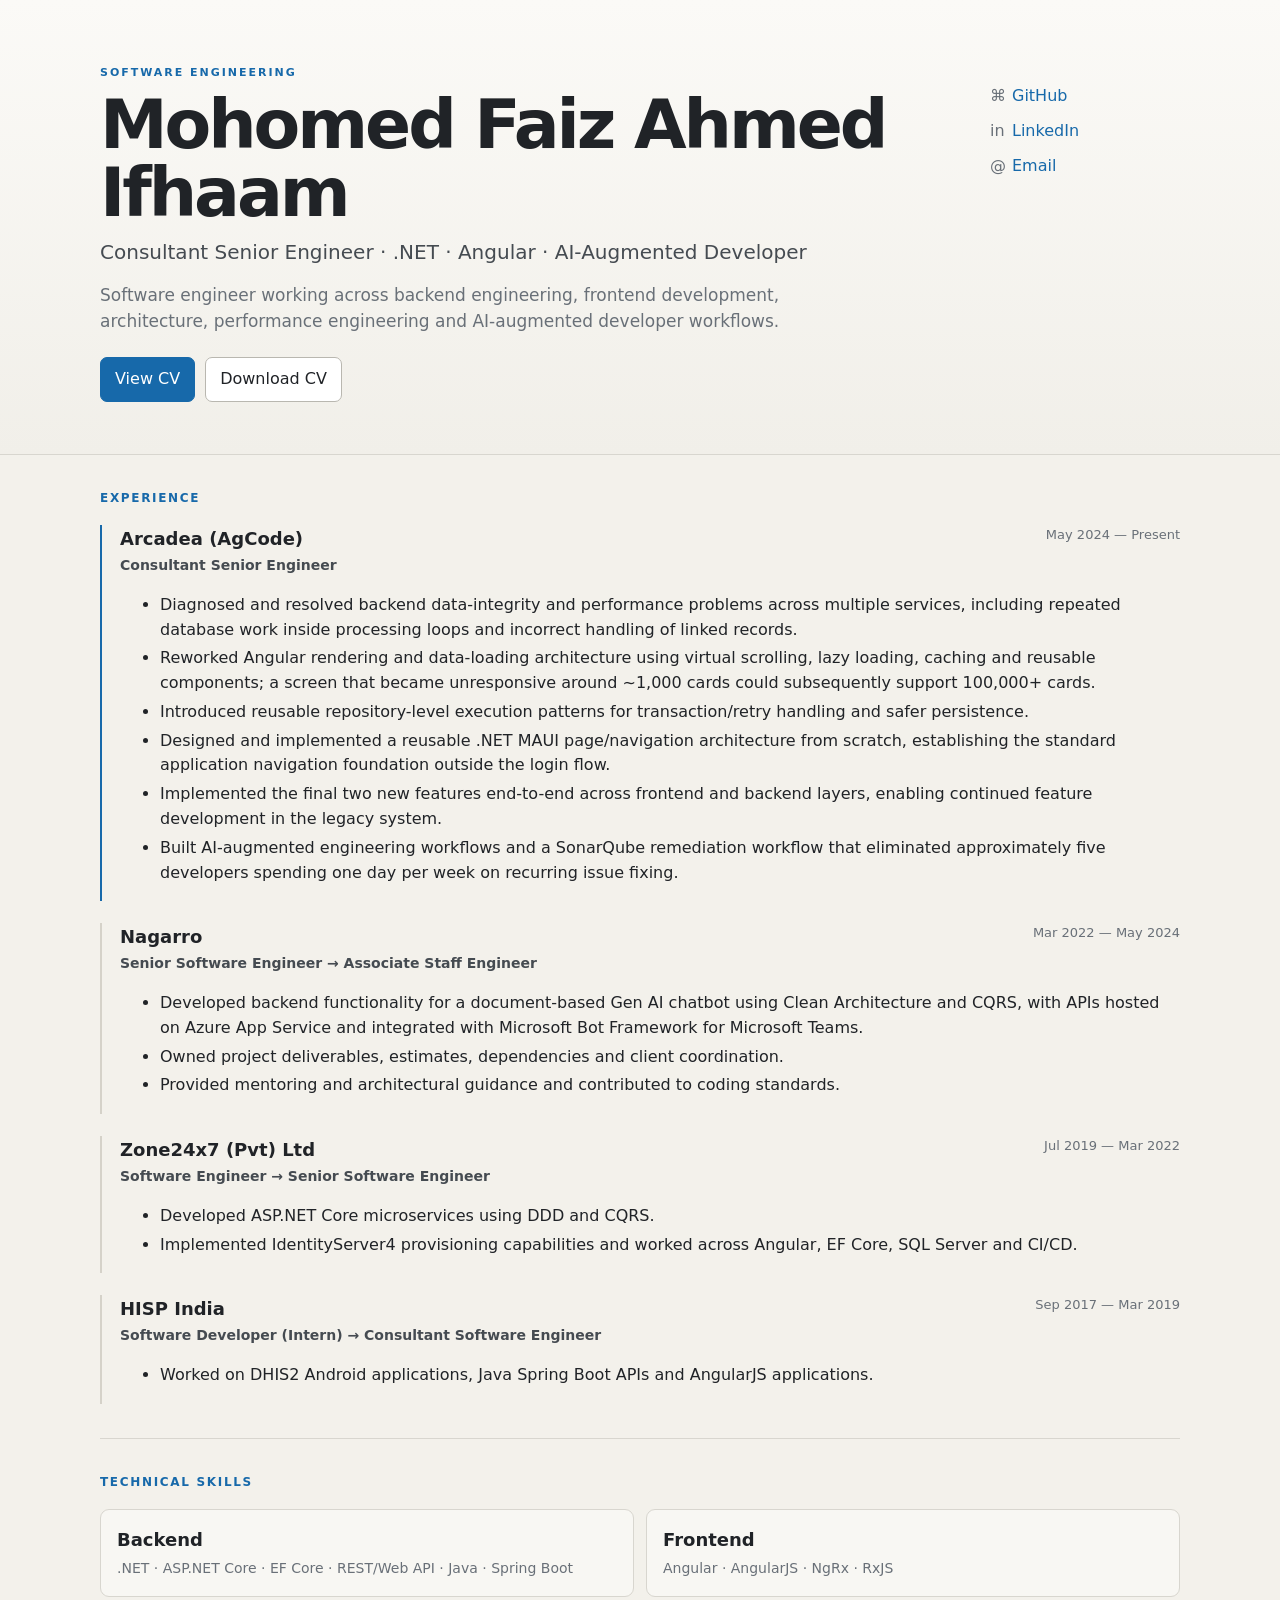
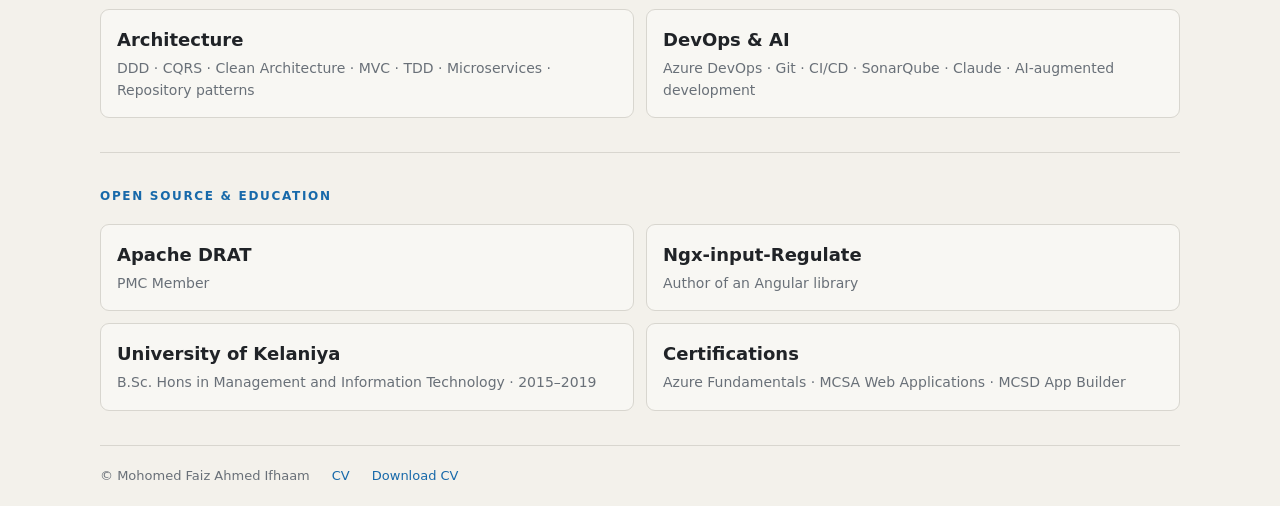
<file: site/index.html>
<!doctype html><html lang="en"><head><meta charset="utf-8"><meta name="viewport" content="width=device-width,initial-scale=1"><title>Mohomed Faiz Ahmed Ifhaam — Software Engineer</title><meta name="description" content="Mohomed Faiz Ahmed Ifhaam — Consultant Senior Engineer focused on .NET, Angular, software architecture, performance and AI-augmented development."><link rel="stylesheet" href="styles.css"></head><body><header class="hero"><div class="container hero-inner"><div><p class="eyebrow">SOFTWARE ENGINEERING</p><h1>Mohomed Faiz Ahmed Ifhaam</h1><p class="headline">Consultant Senior Engineer · .NET · Angular · AI-Augmented Developer</p><p class="intro">Software engineer working across backend engineering, frontend development, architecture, performance engineering and AI-augmented developer workflows.</p><div class="actions"><a class="button primary" href="cv.html">View CV</a><a class="button" href="assets/Ahmed_Ifhaam_CV.pdf" download>Download CV</a></div></div><div class="hero-links"><a href="https://github.com/ahmedifhaam">GitHub</a><a href="https://linkedin.com/in/ahmedifhaam">LinkedIn</a><a href="mailto:ahmedifhaam1@gmail.com">Email</a></div></div></header><main class="container"><section><h2>Experience</h2><div class="experience-list"><article><div class="role"><h3>Arcadea (AgCode)</h3><span>May 2024 — Present</span></div><h4>Consultant Senior Engineer</h4><ul><li>Diagnosed and resolved backend data-integrity and performance problems across multiple services, including repeated database work inside processing loops and incorrect handling of linked records.</li><li>Reworked Angular rendering and data-loading architecture using virtual scrolling, lazy loading, caching and reusable components; a screen that became unresponsive around ~1,000 cards could subsequently support 100,000+ cards.</li><li>Introduced reusable repository-level execution patterns for transaction/retry handling and safer persistence.</li><li>Designed and implemented a reusable .NET MAUI page/navigation architecture from scratch, establishing the standard application navigation foundation outside the login flow.</li><li>Implemented the final two new features end-to-end across frontend and backend layers, enabling continued feature development in the legacy system.</li><li>Built AI-augmented engineering workflows and a SonarQube remediation workflow that eliminated approximately five developers spending one day per week on recurring issue fixing.</li></ul></article><article><div class="role"><h3>Nagarro</h3><span>Mar 2022 — May 2024</span></div><h4>Senior Software Engineer → Associate Staff Engineer</h4><ul><li>Developed backend functionality for a document-based Gen AI chatbot using Clean Architecture and CQRS, with APIs hosted on Azure App Service and integrated with Microsoft Bot Framework for Microsoft Teams.</li><li>Owned project deliverables, estimates, dependencies and client coordination.</li><li>Provided mentoring and architectural guidance and contributed to coding standards.</li></ul></article><article><div class="role"><h3>Zone24x7 (Pvt) Ltd</h3><span>Jul 2019 — Mar 2022</span></div><h4>Software Engineer → Senior Software Engineer</h4><ul><li>Developed ASP.NET Core microservices using DDD and CQRS.</li><li>Implemented IdentityServer4 provisioning capabilities and worked across Angular, EF Core, SQL Server and CI/CD.</li></ul></article><article><div class="role"><h3>HISP India</h3><span>Sep 2017 — Mar 2019</span></div><h4>Software Developer (Intern) → Consultant Software Engineer</h4><ul><li>Worked on DHIS2 Android applications, Java Spring Boot APIs and AngularJS applications.</li></ul></article></div></section><section><h2>Technical Skills</h2><div class="grid"><div class="card"><h3>Backend</h3><p>.NET · ASP.NET Core · EF Core · REST/Web API · Java · Spring Boot</p></div><div class="card"><h3>Frontend</h3><p>Angular · AngularJS · NgRx · RxJS</p></div><div class="card"><h3>Architecture</h3><p>DDD · CQRS · Clean Architecture · MVC · TDD · Microservices · Repository patterns</p></div><div class="card"><h3>DevOps & AI</h3><p>Azure DevOps · Git · CI/CD · SonarQube · Claude · AI-augmented development</p></div></div></section><section><h2>Open Source & Education</h2><div class="grid"><div class="card"><h3>Apache DRAT</h3><p>PMC Member</p></div><div class="card"><h3>Ngx-input-Regulate</h3><p>Author of an Angular library</p></div><div class="card"><h3>University of Kelaniya</h3><p>B.Sc. Hons in Management and Information Technology · 2015–2019</p></div><div class="card"><h3>Certifications</h3><p>Azure Fundamentals · MCSA Web Applications · MCSD App Builder</p></div></div></section></main><footer><div class="container"><span>© Mohomed Faiz Ahmed Ifhaam</span><a href="cv.html">CV</a><a href="assets/Ahmed_Ifhaam_CV.pdf" download>Download CV</a></div></footer></body></html>
</file>
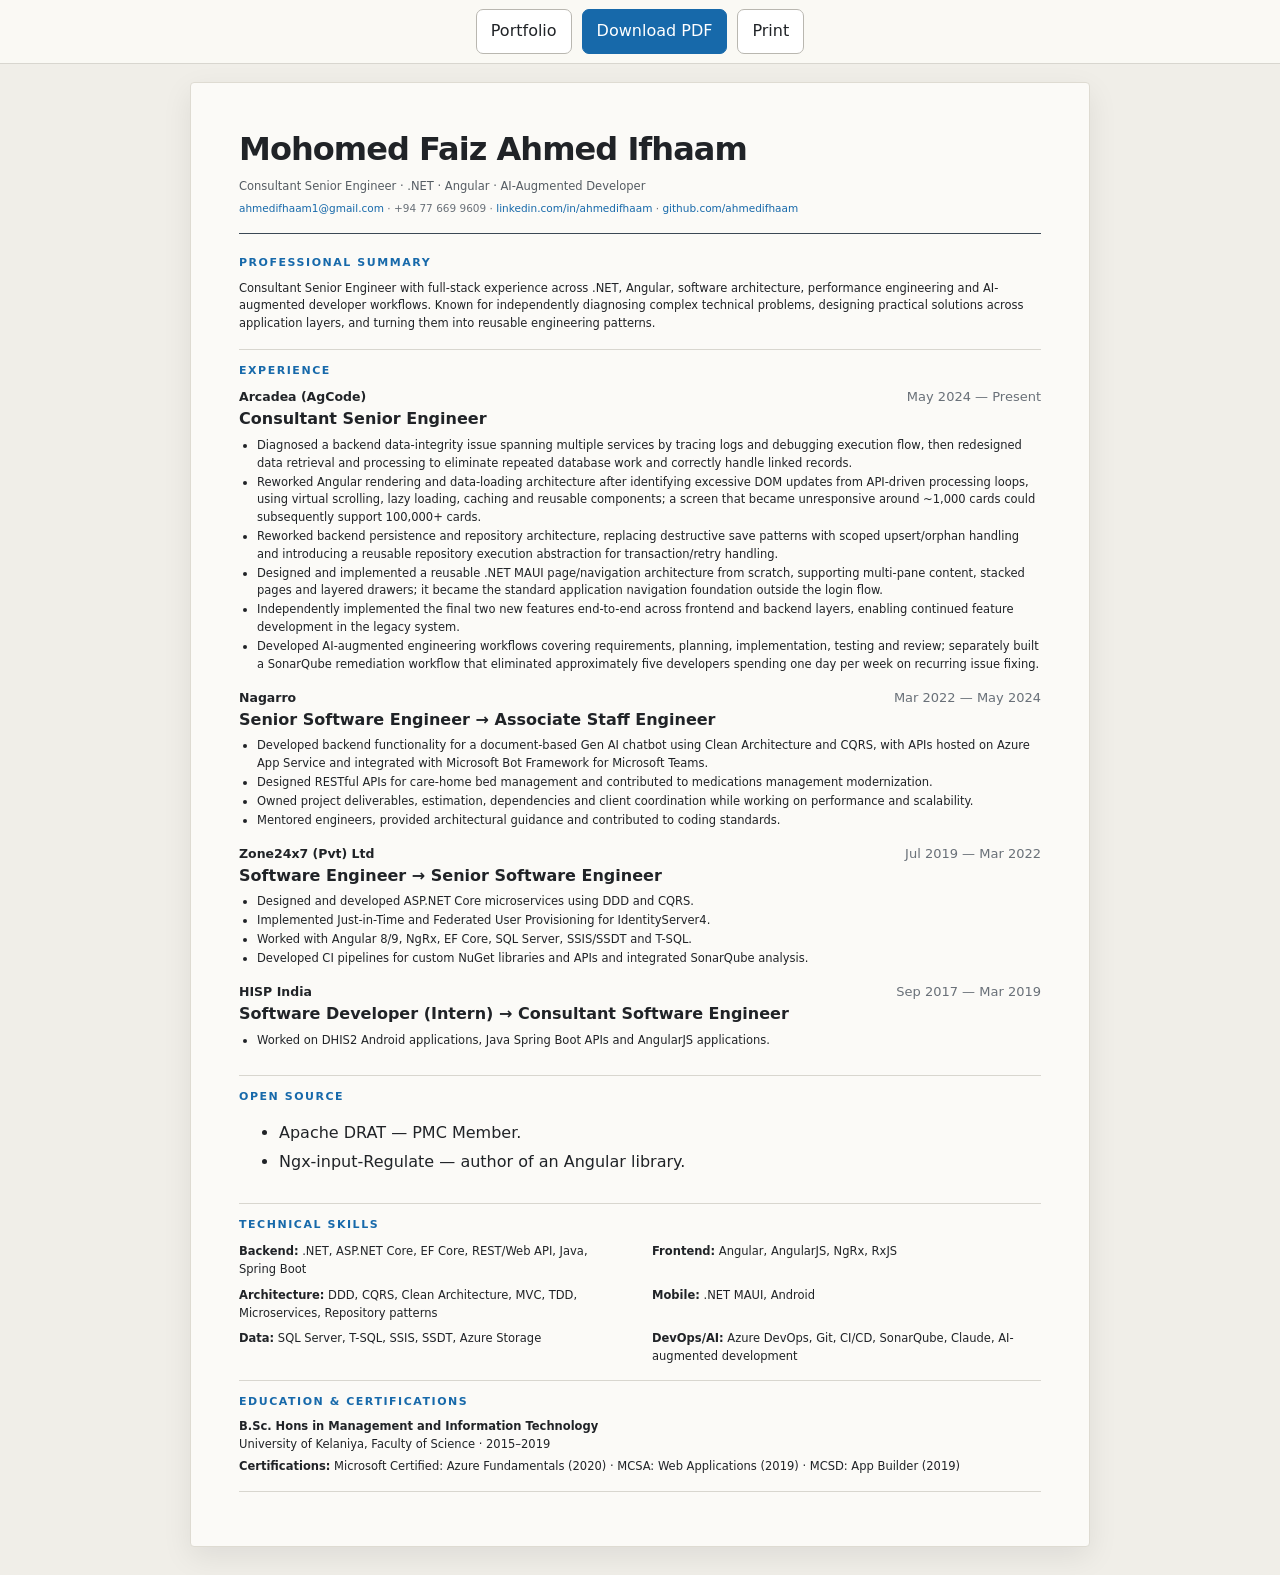
<file: site/cv.html>
<!doctype html><html lang="en"><head><meta charset="utf-8"><meta name="viewport" content="width=device-width,initial-scale=1"><title>Mohomed Faiz Ahmed Ifhaam — CV</title><link rel="stylesheet" href="styles.css"></head><body class="cv-page"><div class="cv-actions"><a class="button" href="index.html">Portfolio</a><a class="button primary" href="assets/Ahmed_Ifhaam_CV.pdf" download>Download PDF</a><button class="button" onclick="window.print()">Print</button></div><main class="cv"><header class="cv-header"><h1>Mohomed Faiz Ahmed Ifhaam</h1><p>Consultant Senior Engineer · .NET · Angular · AI-Augmented Developer</p><div class="contact"><a href="mailto:ahmedifhaam1@gmail.com">ahmedifhaam1@gmail.com</a> · +94 77 669 9609 · <a href="https://linkedin.com/in/ahmedifhaam">linkedin.com/in/ahmedifhaam</a> · <a href="https://github.com/ahmedifhaam">github.com/ahmedifhaam</a></div></header><section><h2>Professional Summary</h2><p>Consultant Senior Engineer with full-stack experience across .NET, Angular, software architecture, performance engineering and AI-augmented developer workflows. Known for independently diagnosing complex technical problems, designing practical solutions across application layers, and turning them into reusable engineering patterns.</p></section><section><h2>Experience</h2><div class="cv-role"><div class="cv-role-head"><strong>Arcadea (AgCode)</strong><span>May 2024 — Present</span></div><strong>Consultant Senior Engineer</strong><ul><li>Diagnosed a backend data-integrity issue spanning multiple services by tracing logs and debugging execution flow, then redesigned data retrieval and processing to eliminate repeated database work and correctly handle linked records.</li><li>Reworked Angular rendering and data-loading architecture after identifying excessive DOM updates from API-driven processing loops, using virtual scrolling, lazy loading, caching and reusable components; a screen that became unresponsive around ~1,000 cards could subsequently support 100,000+ cards.</li><li>Reworked backend persistence and repository architecture, replacing destructive save patterns with scoped upsert/orphan handling and introducing a reusable repository execution abstraction for transaction/retry handling.</li><li>Designed and implemented a reusable .NET MAUI page/navigation architecture from scratch, supporting multi-pane content, stacked pages and layered drawers; it became the standard application navigation foundation outside the login flow.</li><li>Independently implemented the final two new features end-to-end across frontend and backend layers, enabling continued feature development in the legacy system.</li><li>Developed AI-augmented engineering workflows covering requirements, planning, implementation, testing and review; separately built a SonarQube remediation workflow that eliminated approximately five developers spending one day per week on recurring issue fixing.</li></ul></div><div class="cv-role"><div class="cv-role-head"><strong>Nagarro</strong><span>Mar 2022 — May 2024</span></div><strong>Senior Software Engineer → Associate Staff Engineer</strong><ul><li>Developed backend functionality for a document-based Gen AI chatbot using Clean Architecture and CQRS, with APIs hosted on Azure App Service and integrated with Microsoft Bot Framework for Microsoft Teams.</li><li>Designed RESTful APIs for care-home bed management and contributed to medications management modernization.</li><li>Owned project deliverables, estimation, dependencies and client coordination while working on performance and scalability.</li><li>Mentored engineers, provided architectural guidance and contributed to coding standards.</li></ul></div><div class="cv-role"><div class="cv-role-head"><strong>Zone24x7 (Pvt) Ltd</strong><span>Jul 2019 — Mar 2022</span></div><strong>Software Engineer → Senior Software Engineer</strong><ul><li>Designed and developed ASP.NET Core microservices using DDD and CQRS.</li><li>Implemented Just-in-Time and Federated User Provisioning for IdentityServer4.</li><li>Worked with Angular 8/9, NgRx, EF Core, SQL Server, SSIS/SSDT and T-SQL.</li><li>Developed CI pipelines for custom NuGet libraries and APIs and integrated SonarQube analysis.</li></ul></div><div class="cv-role"><div class="cv-role-head"><strong>HISP India</strong><span>Sep 2017 — Mar 2019</span></div><strong>Software Developer (Intern) → Consultant Software Engineer</strong><ul><li>Worked on DHIS2 Android applications, Java Spring Boot APIs and AngularJS applications.</li></ul></div></section><section><h2>Open Source</h2><ul><li>Apache DRAT — PMC Member.</li><li>Ngx-input-Regulate — author of an Angular library.</li></ul></section><section><h2>Technical Skills</h2><div class="skill-grid"><p><strong>Backend:</strong> .NET, ASP.NET Core, EF Core, REST/Web API, Java, Spring Boot</p><p><strong>Frontend:</strong> Angular, AngularJS, NgRx, RxJS</p><p><strong>Architecture:</strong> DDD, CQRS, Clean Architecture, MVC, TDD, Microservices, Repository patterns</p><p><strong>Mobile:</strong> .NET MAUI, Android</p><p><strong>Data:</strong> SQL Server, T-SQL, SSIS, SSDT, Azure Storage</p><p><strong>DevOps/AI:</strong> Azure DevOps, Git, CI/CD, SonarQube, Claude, AI-augmented development</p></div></section><section><h2>Education & Certifications</h2><p><strong>B.Sc. Hons in Management and Information Technology</strong><br>University of Kelaniya, Faculty of Science · 2015–2019</p><p><strong>Certifications:</strong> Microsoft Certified: Azure Fundamentals (2020) · MCSA: Web Applications (2019) · MCSD: App Builder (2019)</p></section><div class="print-footer" aria-hidden="true">CV generated <span id="cv-generated-date"></span></div></main><script>document.getElementById('cv-generated-date').textContent=new Intl.DateTimeFormat('en-GB',{day:'2-digit',month:'short',year:'numeric'}).format(new Date());</script></body></html>
</file>
<file: site/styles.css>
:root{--bg:#f3f1eb;--panel:#f8f7f3;--ink:#202327;--muted:#697078;--line:#d8d6cf;--accent:#1769aa;--paper:#fbfaf7;--paper-2:#f5f4ef;--paper-ink:#202327;--soft:#eeece6}*{box-sizing:border-box}html{scroll-behavior:smooth}body{margin:0;font-family:Inter,ui-sans-serif,system-ui,-apple-system,BlinkMacSystemFont,"Segoe UI",sans-serif;color:var(--ink);background:var(--bg);line-height:1.55}.container{width:min(1080px,calc(100% - 40px));margin:auto}.hero{border-bottom:1px solid var(--line);padding:64px 0 52px;background:linear-gradient(180deg,#fbfaf7 0,#f1efe9 100%)}.hero-inner{display:flex;justify-content:space-between;gap:50px}.eyebrow{font-size:11px;letter-spacing:.18em;font-weight:700;color:var(--accent);margin:0 0 10px}.hero h1{font-size:clamp(40px,7vw,68px);line-height:1;margin:0 0 10px;letter-spacing:-.045em}.headline{font-size:20px;margin:0 0 14px;color:#454b51}.intro{max-width:700px;font-size:17px;color:var(--muted);margin:0}.hero-links{display:flex;flex-direction:column;gap:10px;min-width:190px;padding-top:20px}.hero-links a,a{color:var(--accent);text-decoration:none}.hero-links a::before{display:inline-block;width:22px;color:var(--muted)}.hero-links a:nth-child(1)::before{content:"⌘"}.hero-links a:nth-child(2)::before{content:"in"}.hero-links a:nth-child(3)::before{content:"@"}.actions{display:flex;gap:10px;margin-top:22px}.button{display:inline-block;border:1px solid #b9b7b0;border-radius:7px;padding:9px 14px;background:#fff;color:var(--ink);font:inherit;cursor:pointer}.button.primary{background:var(--accent);border-color:var(--accent);color:#fff}section{padding:34px 0;border-bottom:1px solid var(--line)}h2{font-size:12px;letter-spacing:.14em;text-transform:uppercase;margin:0 0 18px;color:var(--accent)}h3{margin:0;font-size:18px}h4{margin:2px 0 7px;font-size:14px;color:#454b51}.role,.cv-role-head{display:flex;justify-content:space-between;gap:20px}.role span,.cv-role-head span{color:var(--muted);white-space:nowrap;font-size:13px}.experience-list{display:grid;gap:22px}.experience-list article{padding-left:18px;border-left:2px solid #d5d2c9}.experience-list article:first-child{border-left-color:var(--accent)}.grid{display:grid;grid-template-columns:repeat(2,1fr);gap:12px}.card{background:var(--panel);padding:16px;border:1px solid var(--line);border-radius:9px}.card p{margin:4px 0 0;color:var(--muted);font-size:14px}li{margin:4px 0}footer{padding:20px 0}footer .container{display:flex;gap:22px;color:var(--muted);font-size:13px}.cv-page{background:#f0eee8;color:var(--paper-ink)}.cv-actions{position:sticky;top:0;z-index:5;display:flex;justify-content:center;gap:10px;padding:9px;background:rgba(250,249,245,.96);border-bottom:1px solid var(--line)}.cv{width:min(900px,calc(100% - 32px));margin:18px auto 28px;background:var(--paper);padding:42px 48px;box-shadow:0 10px 30px rgba(0,0,0,.08);border:1px solid #dedbd2;border-radius:4px}.cv-header{border-bottom:1px solid #3b4855;padding-bottom:17px;margin-bottom:20px}.cv-header h1{font-size:32px;letter-spacing:-.03em;margin:0}.cv-header p{font-size:15px;margin:4px 0 9px;color:#555c63}.contact{font-size:10.5px;color:var(--muted)}.cv section{padding:0 0 12px;margin-bottom:12px}.cv h2{font-size:11px;margin-bottom:8px}.cv p{margin:4px 0;font-size:11.5px}.cv-role{margin-bottom:14px}.cv-role-head{font-size:12.5px}.cv-role ul{font-size:11.5px;margin:5px 0 0;padding-left:18px}.cv-role li{margin:1px 0}.cv .skill-grid{display:grid;grid-template-columns:1fr 1fr;gap:4px 24px}.cv .skill-grid p{margin:2px 0}.cv-actions button{appearance:none}@media(max-width:700px){.hero-inner{flex-direction:column}.hero-links{flex-direction:row;flex-wrap:wrap;padding-top:0}.grid,.cv .skill-grid{grid-template-columns:1fr}.role,.cv-role-head{flex-direction:column;gap:2px}.cv{padding:24px 20px}.contact{line-height:1.8}.container{width:min(100% - 28px,1080px)}}@media print{html,body,.cv-page{background:var(--paper)}.cv-actions{display:none}.cv{width:100%;margin:0;padding:0;box-shadow:none;border:0;background:var(--paper);color:#17191c}.cv h2{color:#1769aa}.cv-header{border-color:#17191c}.cv-header p{color:#303841}.cv-role-head span,.contact{color:#626a73}.cv-page .cv section{break-inside:auto}.cv-role{break-inside:avoid}.cv-header a{color:inherit}.cv-role{break-inside:avoid}}

.print-footer{display:none}
@media print{
  .print-footer{
    display:block;
    position:fixed;
    bottom:2mm;
    left:0;
    right:0;
    text-align:center;
    font-size:5px;
    line-height:1;
    opacity:.35;
    color:#777;
    pointer-events:none;
  }
}
</file>
